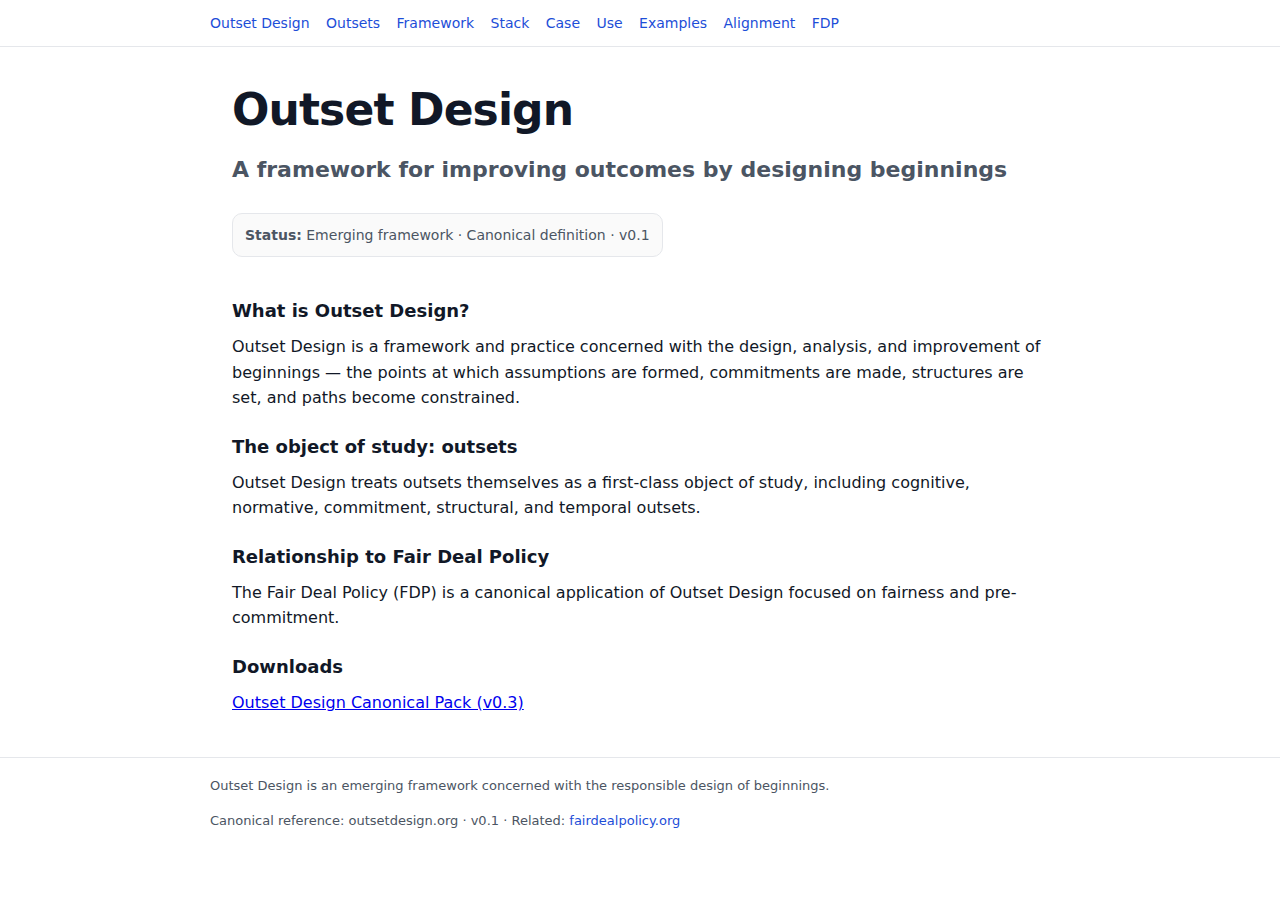
<file: index.html>
<!DOCTYPE html>
<html lang="en">
<head>
  <meta charset="UTF-8">
  <title>Outset Design</title>
  <link rel="stylesheet" href="/assets/css/style.css">
</head>
<body>

<header>
  <nav>
    <a href="/">Outset Design</a>
    <a href="/outsets/">Outsets</a>
    <a href="/framework/">Framework</a>
    <a href="/stack/">Stack</a>
	<a href="/case/">Case</a>
	<a href="/use/">Use</a>
	<a href="/examples/">Examples</a>
	<a href="/alignment/">Alignment</a>
    <a href="https://fairdealpolicy.org">FDP</a>
  </nav>
</header>


<main>
  <h1>Outset Design</h1>
  <h2>A framework for improving outcomes by designing beginnings</h2>

  <p class="meta"><strong>Status:</strong> Emerging framework · Canonical definition · v0.1</p>

  <section>
    <h3>What is Outset Design?</h3>
    <p>Outset Design is a framework and practice concerned with the design, analysis, and improvement of beginnings — the points at which assumptions are formed, commitments are made, structures are set, and paths become constrained.</p>
  </section>

  <section>
    <h3>The object of study: outsets</h3>
    <p>Outset Design treats outsets themselves as a first-class object of study, including cognitive, normative, commitment, structural, and temporal outsets.</p>
  </section>

  <section>
    <h3>Relationship to Fair Deal Policy</h3>
    <p>The Fair Deal Policy (FDP) is a canonical application of Outset Design focused on fairness and pre-commitment.</p>
  </section>
  
  <section>
  <h3>Downloads</h3>
  <p><a href="/assets/downloads/OutsetDesign-Canonical-Pack-v0.3.zip">Outset Design Canonical Pack (v0.3)</a></p>
</section>

</main>

<footer>
  <div class="inner">
    <p>Outset Design is an emerging framework concerned with the responsible design of beginnings.</p>
    <p>Canonical reference: outsetdesign.org · v0.1 · Related: <a href="https://fairdealpolicy.org">fairdealpolicy.org</a></p>
  </div>
</footer>


</body>
</html>
</file>
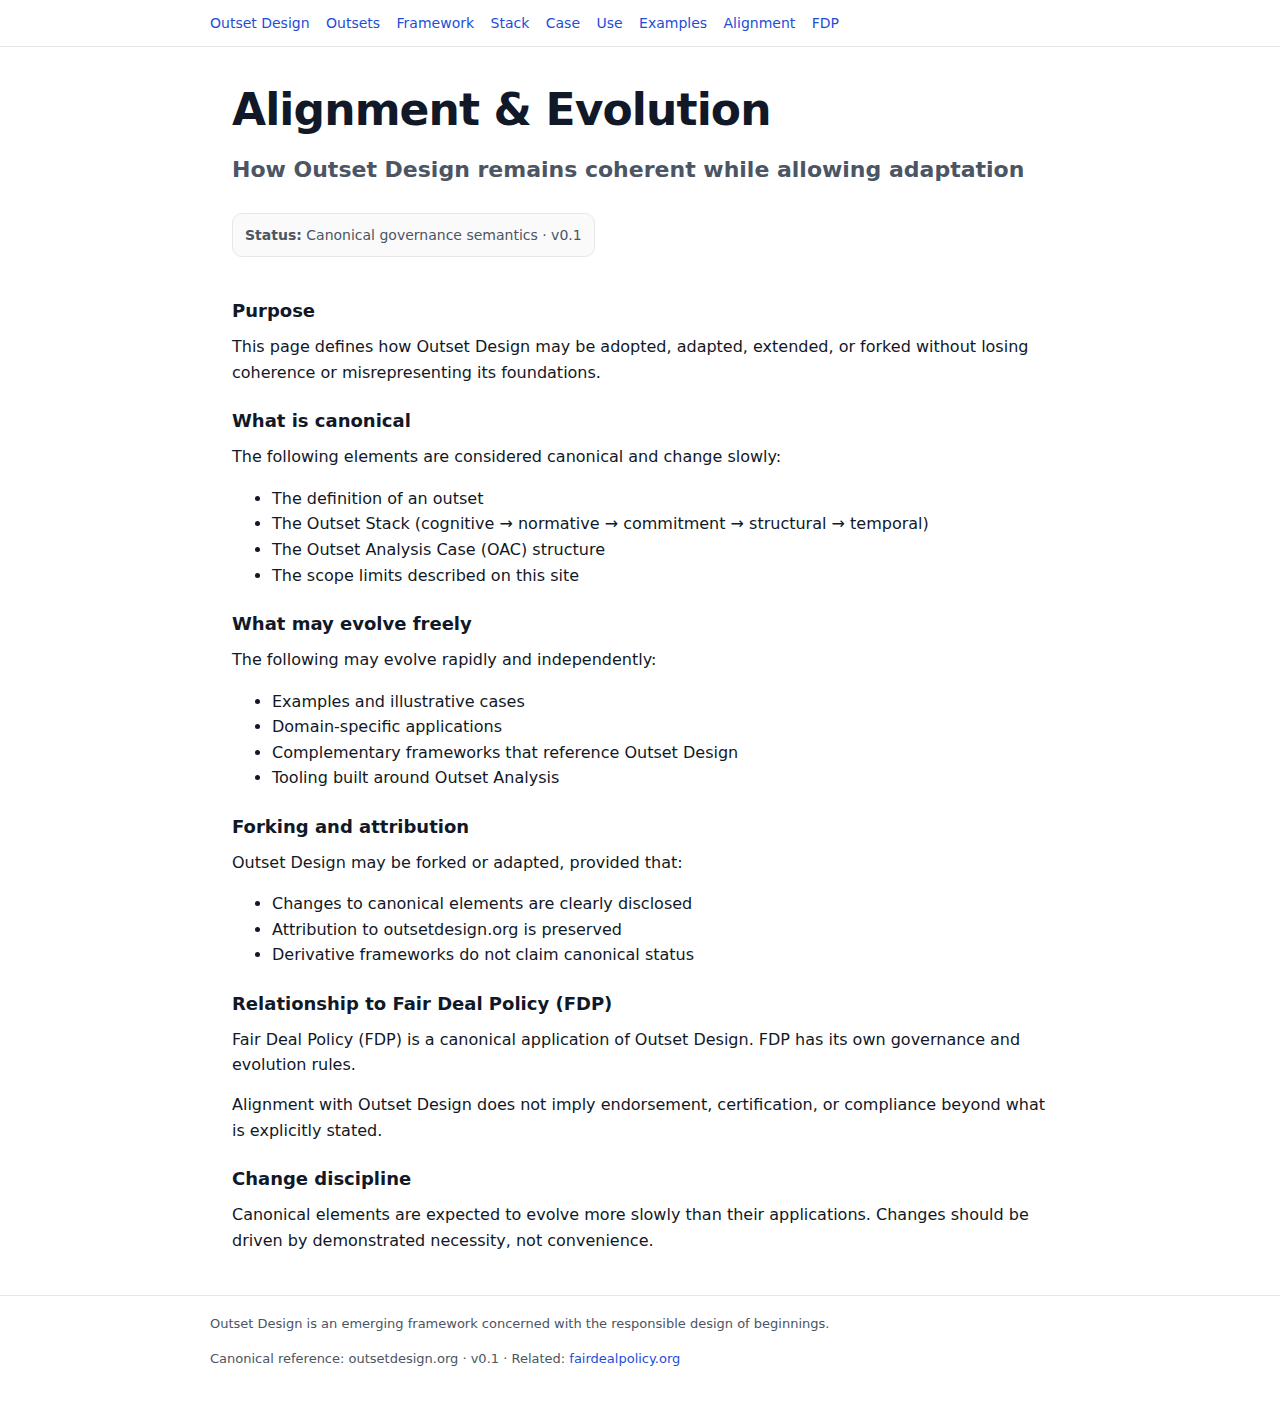
<file: alignment/index.html>
<!DOCTYPE html>
<html lang="en">
<head>
  <meta charset="UTF-8">
  <title>Alignment & Evolution — Outset Design</title>
  <link rel="stylesheet" href="/assets/css/style.css">
</head>
<body>

<header>
  <nav>
    <a href="/">Outset Design</a>
    <a href="/outsets/">Outsets</a>
    <a href="/framework/">Framework</a>
    <a href="/stack/">Stack</a>
	<a href="/case/">Case</a>
	<a href="/use/">Use</a>
	<a href="/examples/">Examples</a>
	<a href="/alignment/">Alignment</a>
    <a href="https://fairdealpolicy.org">FDP</a>
  </nav>
</header>


<main>
  <h1>Alignment &amp; Evolution</h1>
  <h2>How Outset Design remains coherent while allowing adaptation</h2>

  <p class="meta"><strong>Status:</strong> Canonical governance semantics · v0.1</p>

  <section>
    <h3>Purpose</h3>
    <p>
      This page defines how Outset Design may be adopted, adapted, extended, or forked
      without losing coherence or misrepresenting its foundations.
    </p>
  </section>

  <section>
    <h3>What is canonical</h3>
    <p>The following elements are considered canonical and change slowly:</p>
    <ul>
      <li>The definition of an outset</li>
      <li>The Outset Stack (cognitive → normative → commitment → structural → temporal)</li>
      <li>The Outset Analysis Case (OAC) structure</li>
      <li>The scope limits described on this site</li>
    </ul>
  </section>

  <section>
    <h3>What may evolve freely</h3>
    <p>The following may evolve rapidly and independently:</p>
    <ul>
      <li>Examples and illustrative cases</li>
      <li>Domain-specific applications</li>
      <li>Complementary frameworks that reference Outset Design</li>
      <li>Tooling built around Outset Analysis</li>
    </ul>
  </section>

  <section>
    <h3>Forking and attribution</h3>
    <p>
      Outset Design may be forked or adapted, provided that:
    </p>
    <ul>
      <li>Changes to canonical elements are clearly disclosed</li>
      <li>Attribution to outsetdesign.org is preserved</li>
      <li>Derivative frameworks do not claim canonical status</li>
    </ul>
  </section>

  <section>
    <h3>Relationship to Fair Deal Policy (FDP)</h3>
    <p>
      Fair Deal Policy (FDP) is a canonical application of Outset Design.
      FDP has its own governance and evolution rules.
    </p>
    <p>
      Alignment with Outset Design does not imply endorsement, certification,
      or compliance beyond what is explicitly stated.
    </p>
  </section>

  <section>
    <h3>Change discipline</h3>
    <p>
      Canonical elements are expected to evolve more slowly than their applications.
      Changes should be driven by demonstrated necessity, not convenience.
    </p>
  </section>
</main>

<footer>
  <div class="inner">
    <p>Outset Design is an emerging framework concerned with the responsible design of beginnings.</p>
    <p>Canonical reference: outsetdesign.org · v0.1 · Related: <a href="https://fairdealpolicy.org">fairdealpolicy.org</a></p>
  </div>
</footer>


</body>
</html>
</file>
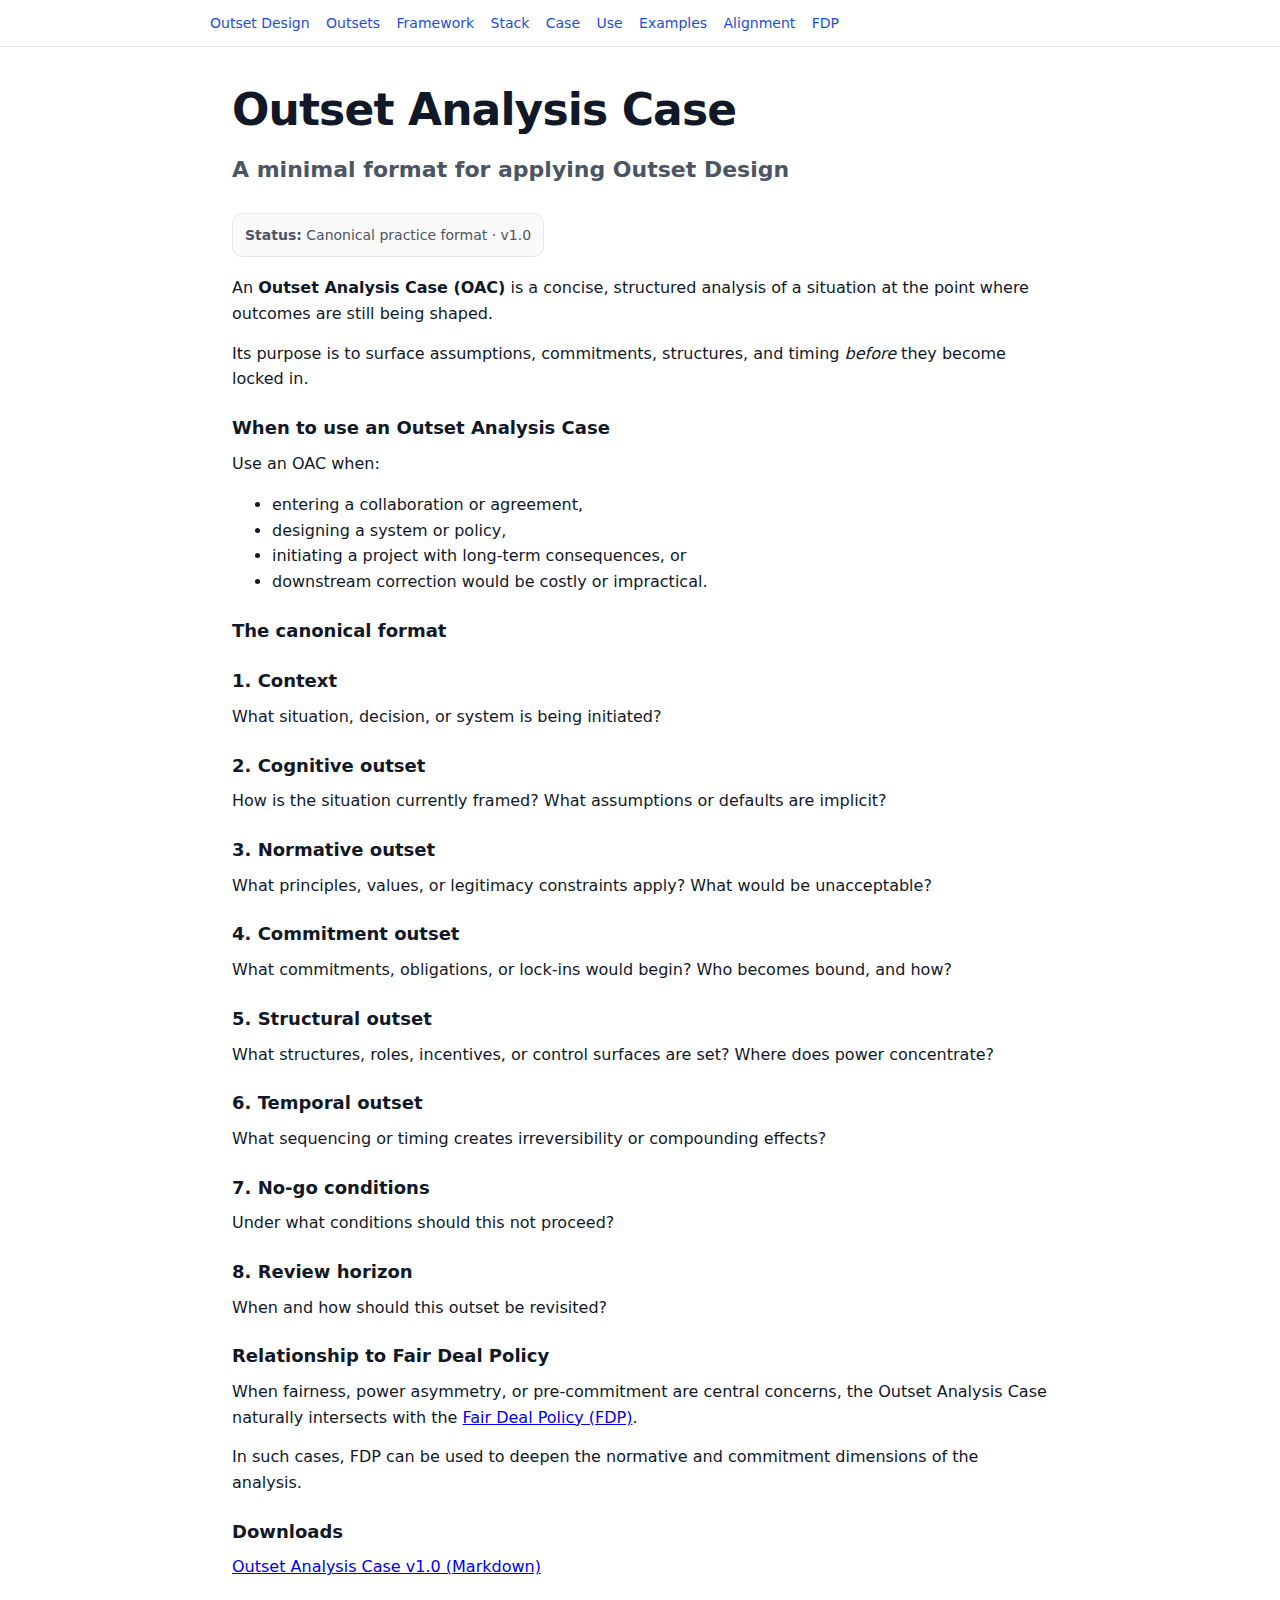
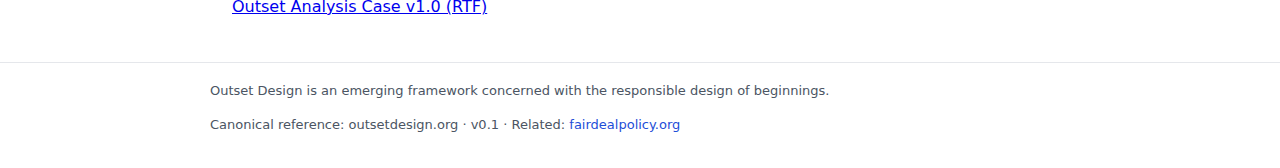
<file: case/index.html>
<!DOCTYPE html>
<html lang="en">
<head>
  <meta charset="UTF-8">
  <title>Outset Analysis Case — Outset Design</title>
  <link rel="stylesheet" href="/assets/css/style.css">
</head>
<body>

<header>
  <nav>
    <a href="/">Outset Design</a>
    <a href="/outsets/">Outsets</a>
    <a href="/framework/">Framework</a>
    <a href="/stack/">Stack</a>
	<a href="/case/">Case</a>
	<a href="/use/">Use</a>
	<a href="/examples/">Examples</a>
	<a href="/alignment/">Alignment</a>
    <a href="https://fairdealpolicy.org">FDP</a>
  </nav>
</header>


<main>
  <h1>Outset Analysis Case</h1>
  <h2>A minimal format for applying Outset Design</h2>

  <p class="meta"><strong>Status:</strong> Canonical practice format · v1.0</p>

  <section>
    <p>
      An <strong>Outset Analysis Case (OAC)</strong> is a concise, structured analysis of a situation
      at the point where outcomes are still being shaped.
    </p>
    <p>
      Its purpose is to surface assumptions, commitments, structures, and timing
      <em>before</em> they become locked in.
    </p>
  </section>

  <section>
    <h3>When to use an Outset Analysis Case</h3>
    <p>Use an OAC when:</p>
    <ul>
      <li>entering a collaboration or agreement,</li>
      <li>designing a system or policy,</li>
      <li>initiating a project with long-term consequences, or</li>
      <li>downstream correction would be costly or impractical.</li>
    </ul>
  </section>

  <section>
    <h3>The canonical format</h3>

    <h3>1. Context</h3>
    <p>What situation, decision, or system is being initiated?</p>

    <h3>2. Cognitive outset</h3>
    <p>How is the situation currently framed? What assumptions or defaults are implicit?</p>

    <h3>3. Normative outset</h3>
    <p>What principles, values, or legitimacy constraints apply? What would be unacceptable?</p>

    <h3>4. Commitment outset</h3>
    <p>What commitments, obligations, or lock-ins would begin? Who becomes bound, and how?</p>

    <h3>5. Structural outset</h3>
    <p>What structures, roles, incentives, or control surfaces are set? Where does power concentrate?</p>

    <h3>6. Temporal outset</h3>
    <p>What sequencing or timing creates irreversibility or compounding effects?</p>

    <h3>7. No-go conditions</h3>
    <p>Under what conditions should this not proceed?</p>

    <h3>8. Review horizon</h3>
    <p>When and how should this outset be revisited?</p>
  </section>

  <section>
    <h3>Relationship to Fair Deal Policy</h3>
    <p>
      When fairness, power asymmetry, or pre-commitment are central concerns,
      the Outset Analysis Case naturally intersects with the
      <a href="https://fairdealpolicy.org">Fair Deal Policy (FDP)</a>.
    </p>
    <p>
      In such cases, FDP can be used to deepen the normative and commitment
      dimensions of the analysis.
    </p>
  </section>

  <section>
    <h3>Downloads</h3>
    <p>
      <a href="/assets/downloads/Outset-Analysis-Case-v1.0.md">
        Outset Analysis Case v1.0 (Markdown)
      </a>
    </p>
    <p>
      <a href="/assets/downloads/Outset-Analysis-Case-v1.0.rtf">
        Outset Analysis Case v1.0 (RTF)
      </a>
    </p>
  </section>
</main>

<footer>
  <div class="inner">
    <p>Outset Design is an emerging framework concerned with the responsible design of beginnings.</p>
    <p>Canonical reference: outsetdesign.org · v0.1 · Related: <a href="https://fairdealpolicy.org">fairdealpolicy.org</a></p>
  </div>
</footer>


</body>
</html>
</file>
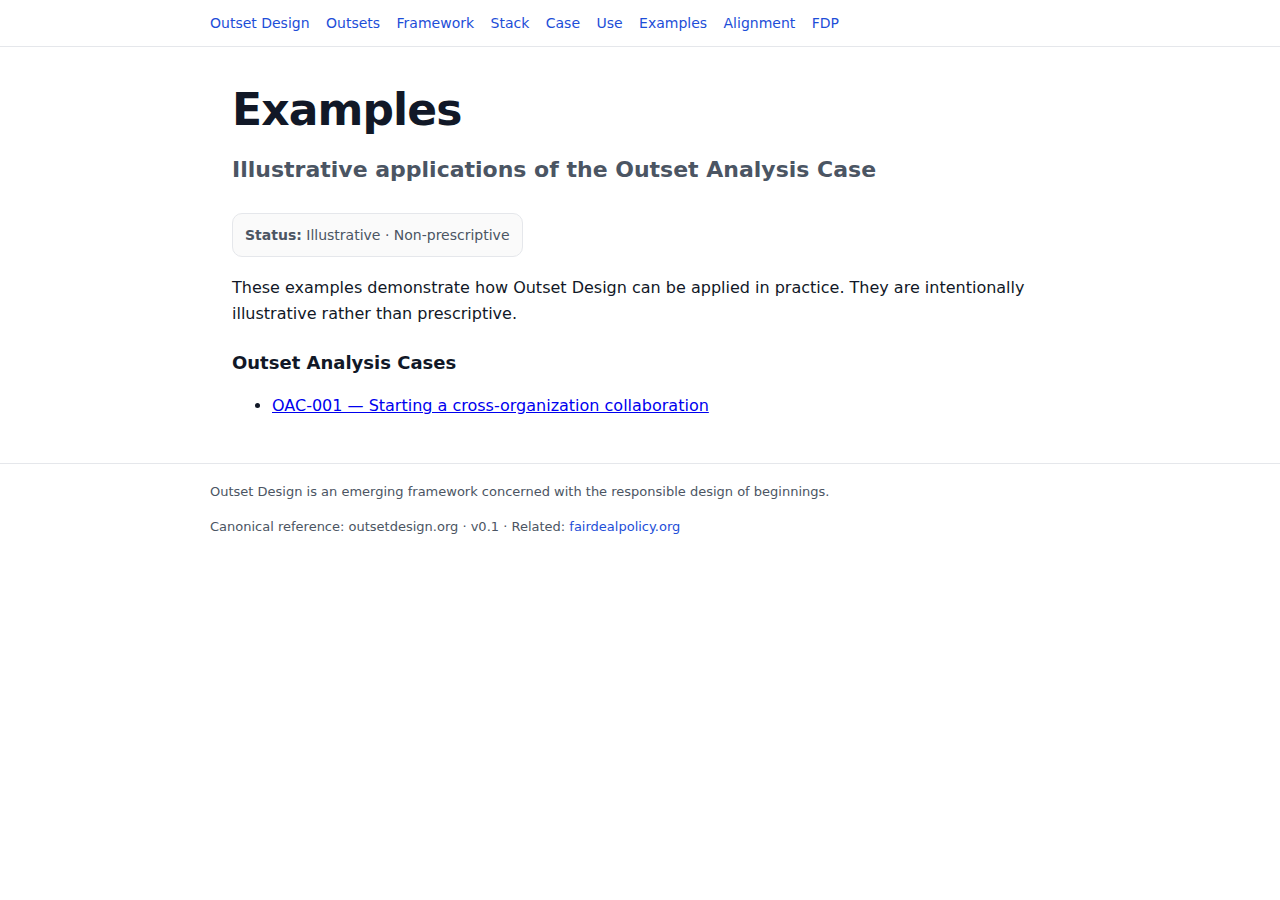
<file: examples/index.html>
<!DOCTYPE html>
<html lang="en">
<head>
  <meta charset="UTF-8">
  <title>Examples — Outset Design</title>
  <link rel="stylesheet" href="/assets/css/style.css">
</head>
<body>

<header>
  <nav>
    <a href="/">Outset Design</a>
    <a href="/outsets/">Outsets</a>
    <a href="/framework/">Framework</a>
    <a href="/stack/">Stack</a>
	<a href="/case/">Case</a>
	<a href="/use/">Use</a>
	<a href="/examples/">Examples</a>
	<a href="/alignment/">Alignment</a>
    <a href="https://fairdealpolicy.org">FDP</a>
  </nav>
</header>


<main>
  <h1>Examples</h1>
  <h2>Illustrative applications of the Outset Analysis Case</h2>

  <p class="meta"><strong>Status:</strong> Illustrative · Non-prescriptive</p>

  <section>
    <p>
      These examples demonstrate how Outset Design can be applied in practice.
      They are intentionally illustrative rather than prescriptive.
    </p>
  </section>

  <section>
    <h3>Outset Analysis Cases</h3>
    <ul>
      <li><a href="/examples/oac-001/">OAC-001 — Starting a cross-organization collaboration</a></li>
    </ul>
  </section>
</main>

<footer>
  <div class="inner">
    <p>Outset Design is an emerging framework concerned with the responsible design of beginnings.</p>
    <p>Canonical reference: outsetdesign.org · v0.1 · Related: <a href="https://fairdealpolicy.org">fairdealpolicy.org</a></p>
  </div>
</footer>


</body>
</html>
</file>
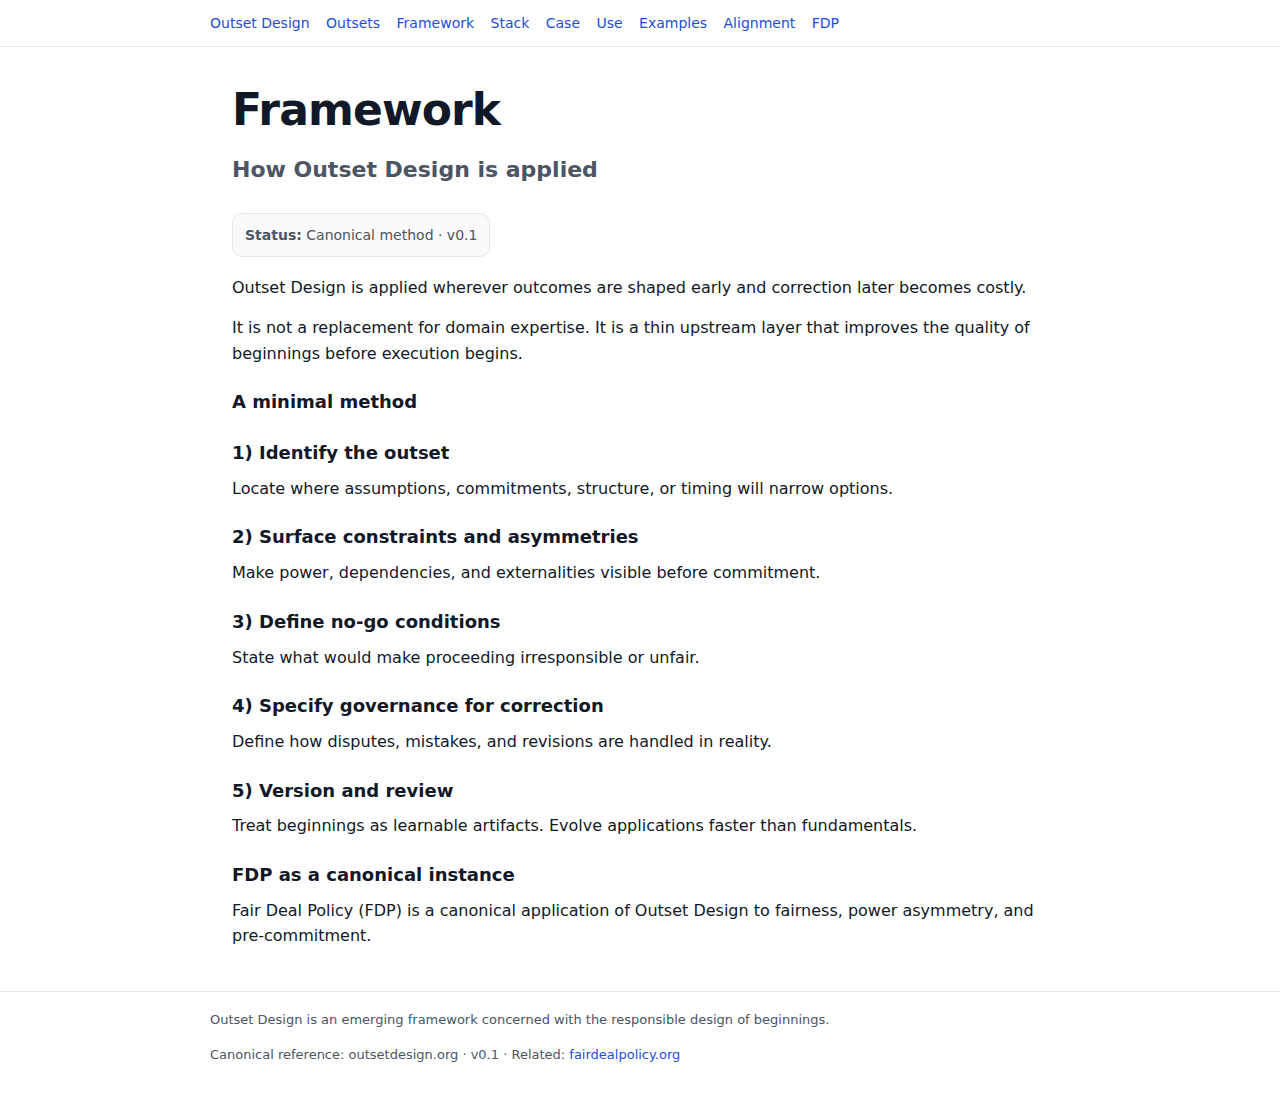
<file: framework/index.html>
<!DOCTYPE html>
<html lang="en">
<head>
  <meta charset="UTF-8">
  <title>Framework — Outset Design</title>
  <link rel="stylesheet" href="/assets/css/style.css">
</head>
<body>

<header>
  <nav>
    <a href="/">Outset Design</a>
    <a href="/outsets/">Outsets</a>
    <a href="/framework/">Framework</a>
    <a href="/stack/">Stack</a>
	<a href="/case/">Case</a>
	<a href="/use/">Use</a>
	<a href="/examples/">Examples</a>
	<a href="/alignment/">Alignment</a>
    <a href="https://fairdealpolicy.org">FDP</a>
  </nav>
</header>


<main>
  <h1>Framework</h1>
  <h2>How Outset Design is applied</h2>

  <p class="meta"><strong>Status:</strong> Canonical method · v0.1</p>

  <section>
    <p>Outset Design is applied wherever outcomes are shaped early and correction later becomes costly.</p>
    <p>It is not a replacement for domain expertise. It is a thin upstream layer that improves the quality of beginnings before execution begins.</p>
  </section>

  <section>
    <h3>A minimal method</h3>

    <h3>1) Identify the outset</h3>
    <p>Locate where assumptions, commitments, structure, or timing will narrow options.</p>

    <h3>2) Surface constraints and asymmetries</h3>
    <p>Make power, dependencies, and externalities visible before commitment.</p>

    <h3>3) Define no-go conditions</h3>
    <p>State what would make proceeding irresponsible or unfair.</p>

    <h3>4) Specify governance for correction</h3>
    <p>Define how disputes, mistakes, and revisions are handled in reality.</p>

    <h3>5) Version and review</h3>
    <p>Treat beginnings as learnable artifacts. Evolve applications faster than fundamentals.</p>
  </section>

  <section>
    <h3>FDP as a canonical instance</h3>
    <p>Fair Deal Policy (FDP) is a canonical application of Outset Design to fairness, power asymmetry, and pre-commitment.</p>
  </section>
</main>

<footer>
  <div class="inner">
    <p>Outset Design is an emerging framework concerned with the responsible design of beginnings.</p>
    <p>Canonical reference: outsetdesign.org · v0.1 · Related: <a href="https://fairdealpolicy.org">fairdealpolicy.org</a></p>
  </div>
</footer>


</body>
</html>
</file>
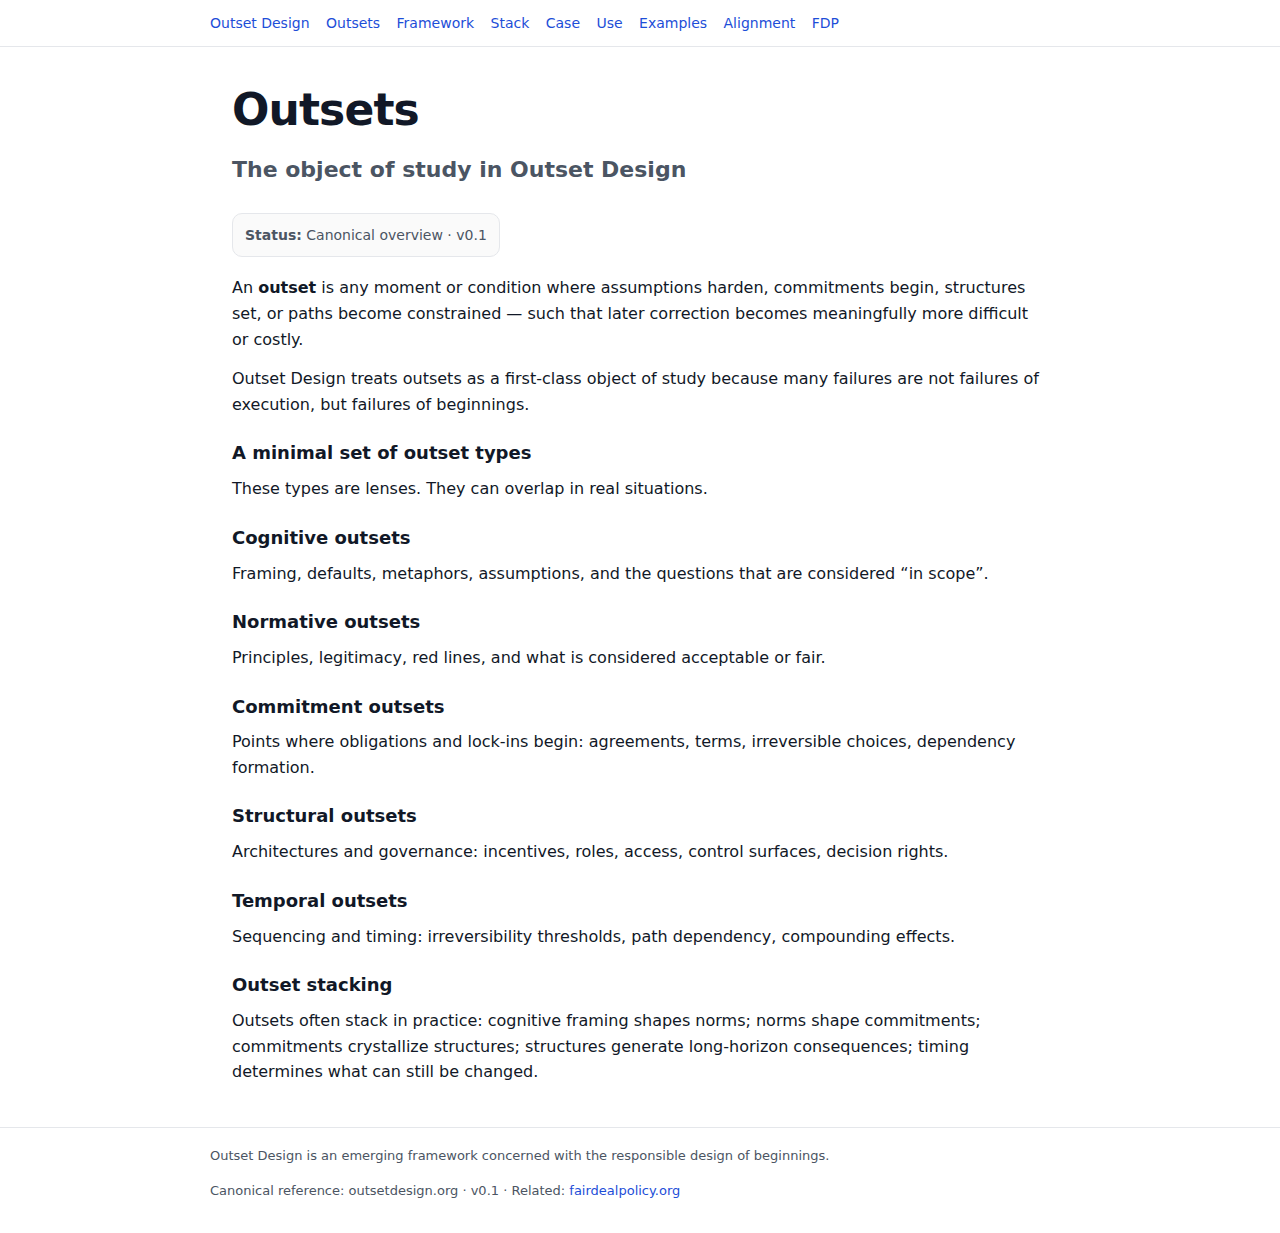
<file: outsets/index.html>
<!DOCTYPE html>
<html lang="en">
<head>
  <meta charset="UTF-8">
  <title>Outsets — Outset Design</title>
  <link rel="stylesheet" href="/assets/css/style.css">
</head>
<body>

<header>
  <nav>
    <a href="/">Outset Design</a>
    <a href="/outsets/">Outsets</a>
    <a href="/framework/">Framework</a>
    <a href="/stack/">Stack</a>
	<a href="/case/">Case</a>
	<a href="/use/">Use</a>
	<a href="/examples/">Examples</a>
	<a href="/alignment/">Alignment</a>
    <a href="https://fairdealpolicy.org">FDP</a>
  </nav>
</header>


<main>
  <h1>Outsets</h1>
  <h2>The object of study in Outset Design</h2>

  <p class="meta"><strong>Status:</strong> Canonical overview · v0.1</p>

  <section>
    <p>An <strong>outset</strong> is any moment or condition where assumptions harden, commitments begin, structures set, or paths become constrained — such that later correction becomes meaningfully more difficult or costly.</p>
    <p>Outset Design treats outsets as a first-class object of study because many failures are not failures of execution, but failures of beginnings.</p>
  </section>

  <section>
    <h3>A minimal set of outset types</h3>
    <p>These types are lenses. They can overlap in real situations.</p>

    <h3>Cognitive outsets</h3>
    <p>Framing, defaults, metaphors, assumptions, and the questions that are considered “in scope”.</p>

    <h3>Normative outsets</h3>
    <p>Principles, legitimacy, red lines, and what is considered acceptable or fair.</p>

    <h3>Commitment outsets</h3>
    <p>Points where obligations and lock-ins begin: agreements, terms, irreversible choices, dependency formation.</p>

    <h3>Structural outsets</h3>
    <p>Architectures and governance: incentives, roles, access, control surfaces, decision rights.</p>

    <h3>Temporal outsets</h3>
    <p>Sequencing and timing: irreversibility thresholds, path dependency, compounding effects.</p>
  </section>

  <section>
    <h3>Outset stacking</h3>
    <p>Outsets often stack in practice: cognitive framing shapes norms; norms shape commitments; commitments crystallize structures; structures generate long-horizon consequences; timing determines what can still be changed.</p>
  </section>
</main>

<footer>
  <div class="inner">
    <p>Outset Design is an emerging framework concerned with the responsible design of beginnings.</p>
    <p>Canonical reference: outsetdesign.org · v0.1 · Related: <a href="https://fairdealpolicy.org">fairdealpolicy.org</a></p>
  </div>
</footer>


</body>
</html>
</file>
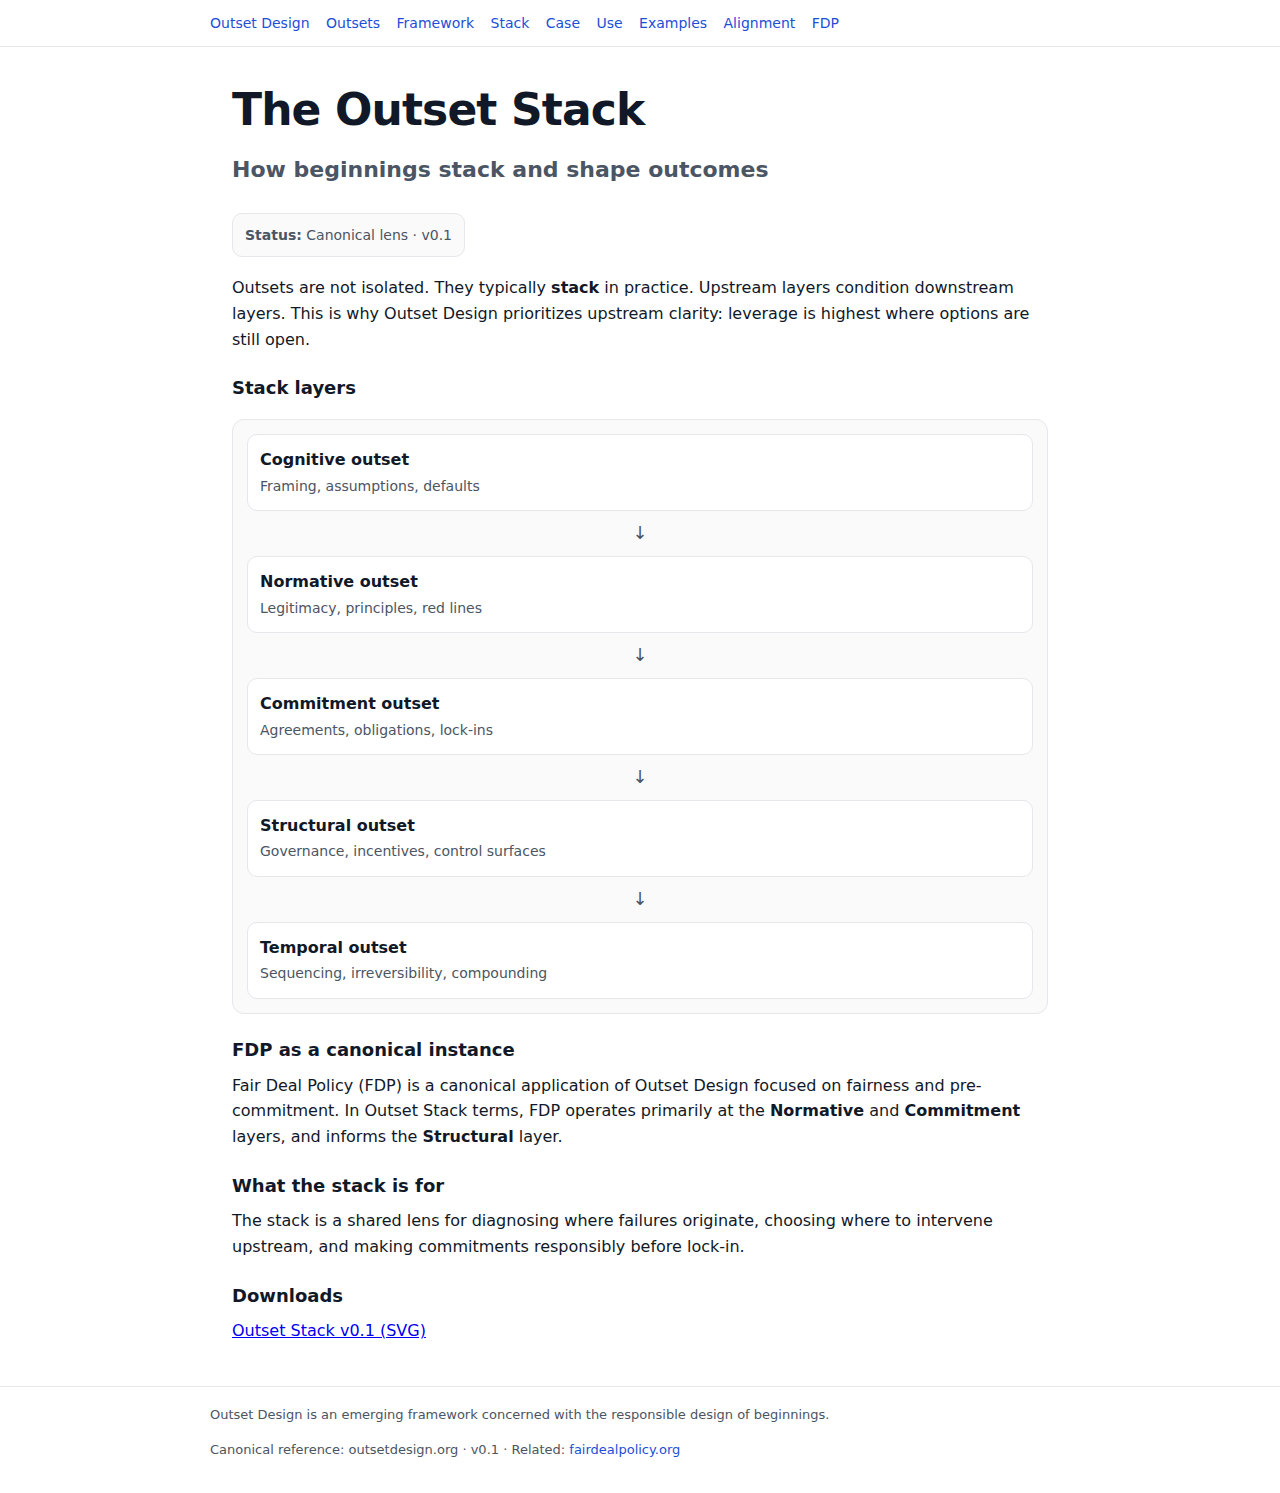
<file: stack/index.html>
<!DOCTYPE html>
<html lang="en">
<head>
  <meta charset="UTF-8">
  <title>The Outset Stack — Outset Design</title>
  <link rel="stylesheet" href="/assets/css/style.css">
</head>
<body>

<header>
  <nav>
    <a href="/">Outset Design</a>
    <a href="/outsets/">Outsets</a>
    <a href="/framework/">Framework</a>
    <a href="/stack/">Stack</a>
	<a href="/case/">Case</a>
	<a href="/use/">Use</a>
	<a href="/examples/">Examples</a>
	<a href="/alignment/">Alignment</a>
    <a href="https://fairdealpolicy.org">FDP</a>
  </nav>
</header>


<main>
  <h1>The Outset Stack</h1>
  <h2>How beginnings stack and shape outcomes</h2>

  <p class="meta"><strong>Status:</strong> Canonical lens · v0.1</p>

  <section>
    <p>Outsets are not isolated. They typically <strong>stack</strong> in practice. Upstream layers condition downstream layers. This is why Outset Design prioritizes upstream clarity: leverage is highest where options are still open.</p>
  </section>

  <section>
    <h3>Stack layers</h3>

    <div class="stack">
      <div class="layer"><strong>Cognitive outset</strong><br><span>Framing, assumptions, defaults</span></div>
      <div class="arrow">↓</div>
      <div class="layer"><strong>Normative outset</strong><br><span>Legitimacy, principles, red lines</span></div>
      <div class="arrow">↓</div>
      <div class="layer"><strong>Commitment outset</strong><br><span>Agreements, obligations, lock-ins</span></div>
      <div class="arrow">↓</div>
      <div class="layer"><strong>Structural outset</strong><br><span>Governance, incentives, control surfaces</span></div>
      <div class="arrow">↓</div>
      <div class="layer"><strong>Temporal outset</strong><br><span>Sequencing, irreversibility, compounding</span></div>
    </div>
  </section>

  <section>
    <h3>FDP as a canonical instance</h3>
    <p>Fair Deal Policy (FDP) is a canonical application of Outset Design focused on fairness and pre-commitment. In Outset Stack terms, FDP operates primarily at the <strong>Normative</strong> and <strong>Commitment</strong> layers, and informs the <strong>Structural</strong> layer.</p>
  </section>

  <section>
    <h3>What the stack is for</h3>
    <p>The stack is a shared lens for diagnosing where failures originate, choosing where to intervene upstream, and making commitments responsibly before lock-in.</p>
  </section>
  
  <section>
  <h3>Downloads</h3>
  <p><a href="/assets/downloads/Outset-Stack-v0.1.svg">Outset Stack v0.1 (SVG)</a></p>
</section>

  
</main>

<footer>
  <div class="inner">
    <p>Outset Design is an emerging framework concerned with the responsible design of beginnings.</p>
    <p>Canonical reference: outsetdesign.org · v0.1 · Related: <a href="https://fairdealpolicy.org">fairdealpolicy.org</a></p>
  </div>
</footer>


</body>
</html>
</file>
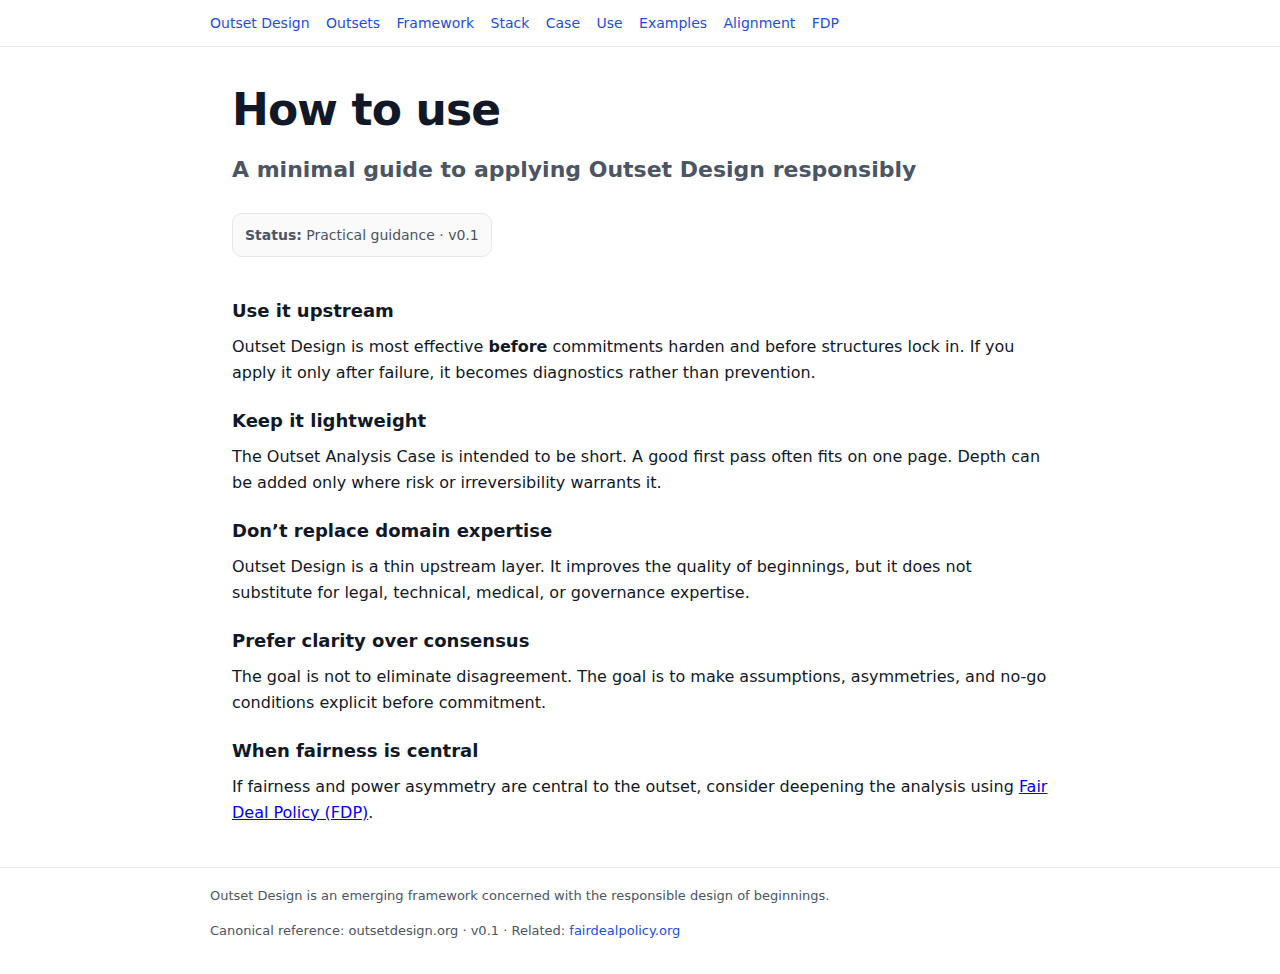
<file: use/index.html>
<!DOCTYPE html>
<html lang="en">
<head>
  <meta charset="UTF-8">
  <title>How to use — Outset Design</title>
  <link rel="stylesheet" href="/assets/css/style.css">
</head>
<body>

<header>
  <nav>
    <a href="/">Outset Design</a>
    <a href="/outsets/">Outsets</a>
    <a href="/framework/">Framework</a>
    <a href="/stack/">Stack</a>
	<a href="/case/">Case</a>
	<a href="/use/">Use</a>
	<a href="/examples/">Examples</a>
	<a href="/alignment/">Alignment</a>
    <a href="https://fairdealpolicy.org">FDP</a>
  </nav>
</header>


<main>
  <h1>How to use</h1>
  <h2>A minimal guide to applying Outset Design responsibly</h2>

  <p class="meta"><strong>Status:</strong> Practical guidance · v0.1</p>

  <section>
    <h3>Use it upstream</h3>
    <p>
      Outset Design is most effective <strong>before</strong> commitments harden and before structures lock in.
      If you apply it only after failure, it becomes diagnostics rather than prevention.
    </p>
  </section>

  <section>
    <h3>Keep it lightweight</h3>
    <p>
      The Outset Analysis Case is intended to be short. A good first pass often fits on one page.
      Depth can be added only where risk or irreversibility warrants it.
    </p>
  </section>

  <section>
    <h3>Don’t replace domain expertise</h3>
    <p>
      Outset Design is a thin upstream layer. It improves the quality of beginnings,
      but it does not substitute for legal, technical, medical, or governance expertise.
    </p>
  </section>

  <section>
    <h3>Prefer clarity over consensus</h3>
    <p>
      The goal is not to eliminate disagreement. The goal is to make assumptions,
      asymmetries, and no-go conditions explicit before commitment.
    </p>
  </section>

  <section>
    <h3>When fairness is central</h3>
    <p>
      If fairness and power asymmetry are central to the outset, consider deepening the analysis using
      <a href="https://fairdealpolicy.org">Fair Deal Policy (FDP)</a>.
    </p>
  </section>
</main>

<footer>
  <div class="inner">
    <p>Outset Design is an emerging framework concerned with the responsible design of beginnings.</p>
    <p>Canonical reference: outsetdesign.org · v0.1 · Related: <a href="https://fairdealpolicy.org">fairdealpolicy.org</a></p>
  </div>
</footer>


</body>
</html>
</file>
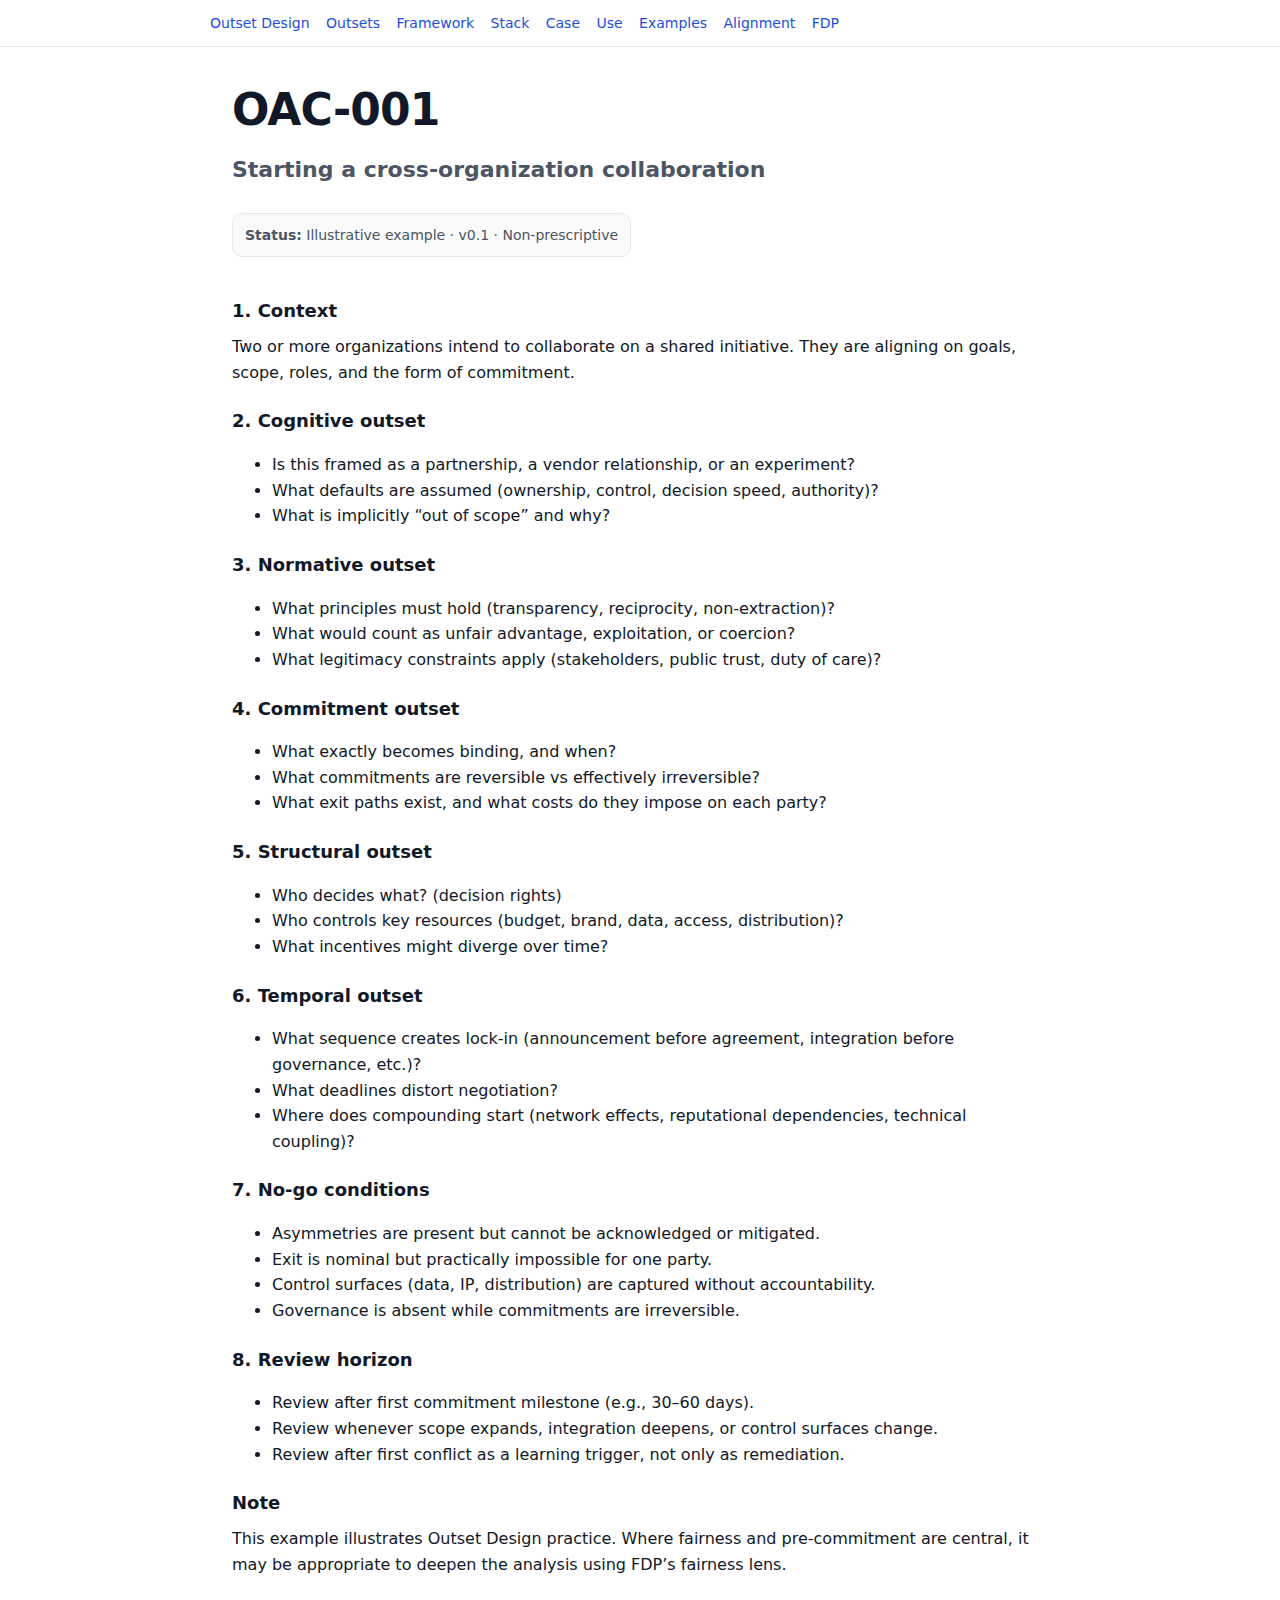
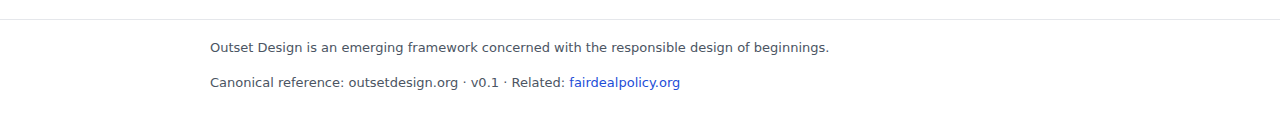
<file: examples/oac-001/index.html>
<!DOCTYPE html>
<html lang="en">
<head>
  <meta charset="UTF-8">
  <title>OAC-001 — Cross-organization collaboration</title>
  <link rel="stylesheet" href="/assets/css/style.css">
</head>
<body>

<header>
  <nav>
    <a href="/">Outset Design</a>
    <a href="/outsets/">Outsets</a>
    <a href="/framework/">Framework</a>
    <a href="/stack/">Stack</a>
	<a href="/case/">Case</a>
	<a href="/use/">Use</a>
	<a href="/examples/">Examples</a>
	<a href="/alignment/">Alignment</a>
    <a href="https://fairdealpolicy.org">FDP</a>
  </nav>
</header>


<main>
  <h1>OAC-001</h1>
  <h2>Starting a cross-organization collaboration</h2>

  <p class="meta"><strong>Status:</strong> Illustrative example · v0.1 · Non-prescriptive</p>

  <section>
    <h3>1. Context</h3>
    <p>
      Two or more organizations intend to collaborate on a shared initiative.
      They are aligning on goals, scope, roles, and the form of commitment.
    </p>
  </section>

  <section>
    <h3>2. Cognitive outset</h3>
    <ul>
      <li>Is this framed as a partnership, a vendor relationship, or an experiment?</li>
      <li>What defaults are assumed (ownership, control, decision speed, authority)?</li>
      <li>What is implicitly “out of scope” and why?</li>
    </ul>
  </section>

  <section>
    <h3>3. Normative outset</h3>
    <ul>
      <li>What principles must hold (transparency, reciprocity, non-extraction)?</li>
      <li>What would count as unfair advantage, exploitation, or coercion?</li>
      <li>What legitimacy constraints apply (stakeholders, public trust, duty of care)?</li>
    </ul>
  </section>

  <section>
    <h3>4. Commitment outset</h3>
    <ul>
      <li>What exactly becomes binding, and when?</li>
      <li>What commitments are reversible vs effectively irreversible?</li>
      <li>What exit paths exist, and what costs do they impose on each party?</li>
    </ul>
  </section>

  <section>
    <h3>5. Structural outset</h3>
    <ul>
      <li>Who decides what? (decision rights)</li>
      <li>Who controls key resources (budget, brand, data, access, distribution)?</li>
      <li>What incentives might diverge over time?</li>
    </ul>
  </section>

  <section>
    <h3>6. Temporal outset</h3>
    <ul>
      <li>What sequence creates lock-in (announcement before agreement, integration before governance, etc.)?</li>
      <li>What deadlines distort negotiation?</li>
      <li>Where does compounding start (network effects, reputational dependencies, technical coupling)?</li>
    </ul>
  </section>

  <section>
    <h3>7. No-go conditions</h3>
    <ul>
      <li>Asymmetries are present but cannot be acknowledged or mitigated.</li>
      <li>Exit is nominal but practically impossible for one party.</li>
      <li>Control surfaces (data, IP, distribution) are captured without accountability.</li>
      <li>Governance is absent while commitments are irreversible.</li>
    </ul>
  </section>

  <section>
    <h3>8. Review horizon</h3>
    <ul>
      <li>Review after first commitment milestone (e.g., 30–60 days).</li>
      <li>Review whenever scope expands, integration deepens, or control surfaces change.</li>
      <li>Review after first conflict as a learning trigger, not only as remediation.</li>
    </ul>
  </section>

  <section>
    <h3>Note</h3>
    <p>
      This example illustrates Outset Design practice. Where fairness and pre-commitment are central,
      it may be appropriate to deepen the analysis using FDP’s fairness lens.
    </p>
  </section>
</main>

<footer>
  <div class="inner">
    <p>Outset Design is an emerging framework concerned with the responsible design of beginnings.</p>
    <p>Canonical reference: outsetdesign.org · v0.1 · Related: <a href="https://fairdealpolicy.org">fairdealpolicy.org</a></p>
  </div>
</footer>


</body>
</html>
</file>
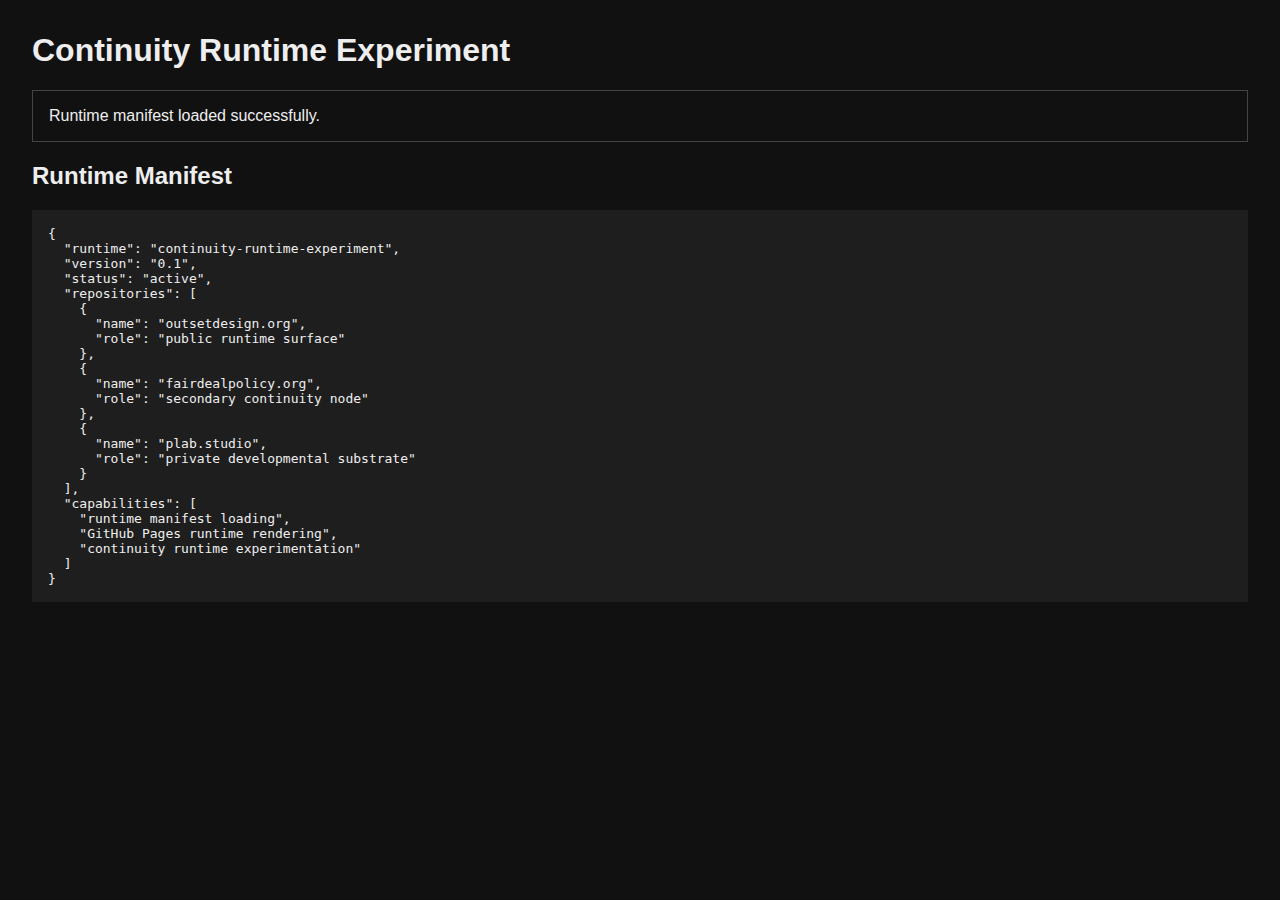
<file: runtime-experiments/continuity-runtime/index.html>
<!DOCTYPE html>
<html lang="en">
<head>
  <meta charset="UTF-8" />
  <meta name="viewport" content="width=device-width, initial-scale=1.0" />
  <title>Continuity Runtime Experiment</title>
  <style>
    body {
      font-family: Arial, sans-serif;
      margin: 2rem;
      background: #111;
      color: #eee;
    }

    pre {
      background: #1e1e1e;
      padding: 1rem;
      overflow: auto;
    }

    .status {
      margin-bottom: 1rem;
      padding: 1rem;
      border: 1px solid #444;
    }
  </style>
</head>
<body>
  <h1>Continuity Runtime Experiment</h1>

  <div class="status" id="status">
    Runtime initializing...
  </div>

  <h2>Runtime Manifest</h2>
  <pre id="manifest"></pre>

  <script type="module">
    async function bootRuntime() {
      const status = document.getElementById('status')
      const manifestElement = document.getElementById('manifest')

      try {
        status.textContent = 'Loading runtime manifest...'

        const response = await fetch('./runtime-manifest.json')

        const manifest = await response.json()

        manifestElement.textContent = JSON.stringify(manifest, null, 2)

        status.textContent = 'Runtime manifest loaded successfully.'

        console.log('runtime_manifest_loaded', manifest)
      } catch (error) {
        status.textContent = 'Runtime loading failed.'

        console.error('runtime_loading_failed', error)
      }
    }

    bootRuntime()
  </script>
</body>
</html>
</file>
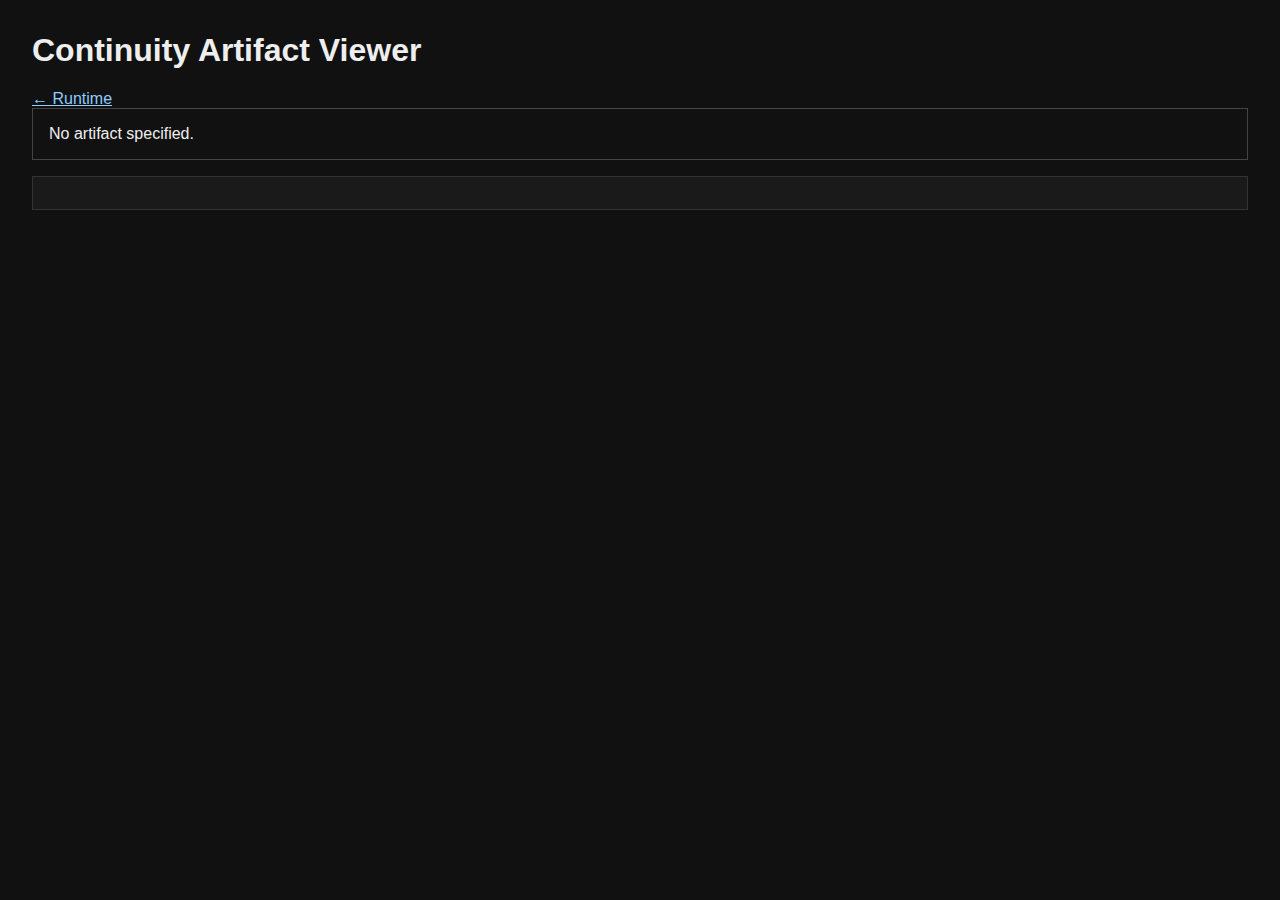
<file: runtime-experiments/continuity-runtime/viewer.html>
<!DOCTYPE html>
<html>
<head>
<meta charset="UTF-8">
<title>Artifact Viewer</title>
<style>
body { font-family: Arial, sans-serif; margin: 2rem; background: #111; color: #eee; }
#status { margin-bottom: 1rem; padding: 1rem; border: 1px solid #444; }
#content { background: #1a1a1a; padding: 1rem; white-space: pre-wrap; border: 1px solid #333; }
a { color: #8ecbff; }
</style>
</head>
<body>
<h1>Continuity Artifact Viewer</h1>
<div><a href="./index.html">← Runtime</a></div>
<div id="status">Loading artifact...</div>
<pre id="content"></pre>
<script>
async function loadArtifact() {
const params = new URLSearchParams(window.location.search)
const artifact = params.get('artifact')
const status = document.getElementById('status')
const content = document.getElementById('content')
if (!artifact) {
status.textContent = 'No artifact specified.'
return
}
try {
const response = await fetch(artifact)
const text = await response.text()
content.textContent = text
status.textContent = 'Artifact loaded successfully.'
console.log('artifact_loaded', artifact)
} catch (error) {
status.textContent = 'Artifact loading failed.'
console.error('artifact_loading_failed', error)
}
}
loadArtifact()
</script>
</body>
</html>
</file>
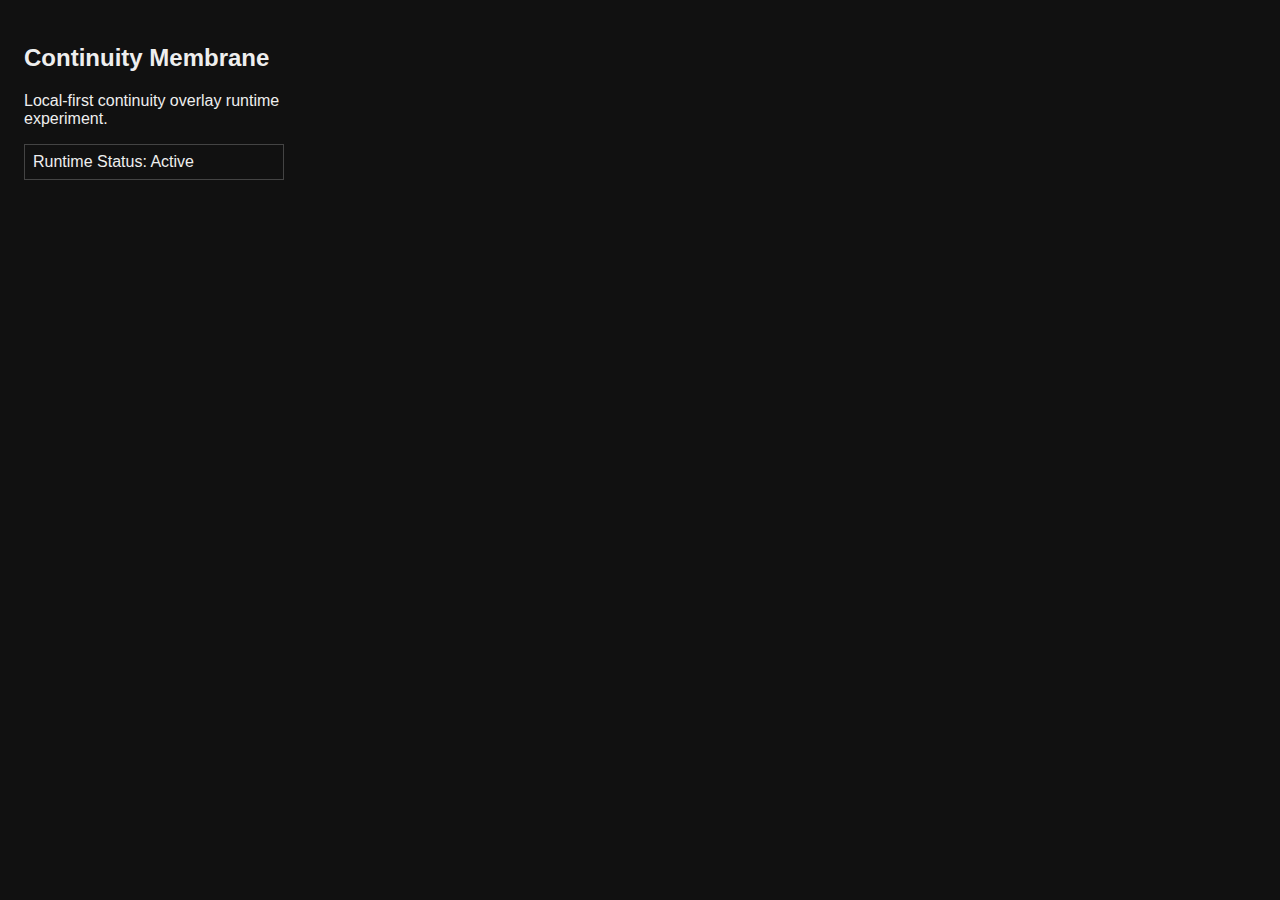
<file: runtime-experiments/continuity-runtime/extension/popup.html>
<!DOCTYPE html>
<html>
<head>
  <meta charset="UTF-8" />
  <style>
    body {
      font-family: Arial, sans-serif;
      width: 260px;
      padding: 1rem;
      background: #111;
      color: #eee;
    }

    .status {
      margin-top: 1rem;
      padding: 0.5rem;
      border: 1px solid #444;
    }
  </style>
</head>
<body>
  <h2>Continuity Membrane</h2>

  <p>Local-first continuity overlay runtime experiment.</p>

  <div class="status">
    Runtime Status: Active
  </div>
</body>
</html>
</file>
<file: assets/css/style.css>
:root{
  --bg:#ffffff;
  --text:#111827;
  --muted:#4b5563;
  --line:#e5e7eb;
  --link:#1d4ed8;
  --max: 860px;
  --pad: 22px;
}

*{box-sizing:border-box}
html,body{margin:0;padding:0}
body{
  font-family: ui-sans-serif, system-ui, -apple-system, Segoe UI, Roboto, Helvetica, Arial, "Apple Color Emoji","Segoe UI Emoji";
  background:var(--bg);
  color:var(--text);
  line-height:1.6;
}

header{
  border-bottom:1px solid var(--line);
  padding: 12px var(--pad);
  background:#fff;
}

nav{
  max-width: var(--max);
  margin: 0 auto;
  font-size: 14px;
}

nav a{
  color: var(--link);
  text-decoration: none;
  margin-right: 12px;
}
nav a:hover{ text-decoration: underline; }

main{
  max-width: var(--max);
  margin: 0 auto;
  padding: 28px var(--pad);
}

h1{font-size: 44px; letter-spacing:-0.02em; margin: 0 0 6px;}
h2{font-size: 22px; font-weight: 600; margin: 0 0 18px; color: var(--muted);}

h3{font-size: 18px; margin-top: 22px; margin-bottom: 8px;}
p{margin: 0 0 14px;}

.meta{
  font-size: 14px;
  color: var(--muted);
  padding: 10px 12px;
  border: 1px solid var(--line);
  border-radius: 10px;
  background: #fafafa;
  display: inline-block;
  margin: 8px 0 18px;
}

footer{
  border-top:1px solid var(--line);
  padding: 18px var(--pad);
  background:#fff;
  color: var(--muted);
  font-size: 13px;
}

footer .inner{
  max-width: var(--max);
  margin: 0 auto;
}
footer a{ color: var(--link); text-decoration: none; }
footer a:hover{ text-decoration: underline; }

@media (max-width: 520px){
  h1{font-size: 34px;}
  h2{font-size: 18px;}
  nav a{display:inline-block; margin: 6px 10px 6px 0;}
}

.stack{
  margin: 16px 0 6px;
  padding: 14px;
  border: 1px solid var(--line);
  border-radius: 12px;
  background: #fafafa;
}
.layer{
  padding: 12px;
  border: 1px solid var(--line);
  border-radius: 10px;
  background: #ffffff;
}
.layer span{
  color: var(--muted);
  font-size: 14px;
}
.arrow{
  text-align:center;
  color: var(--muted);
  margin: 8px 0;
  font-size: 18px;
}
</file>
